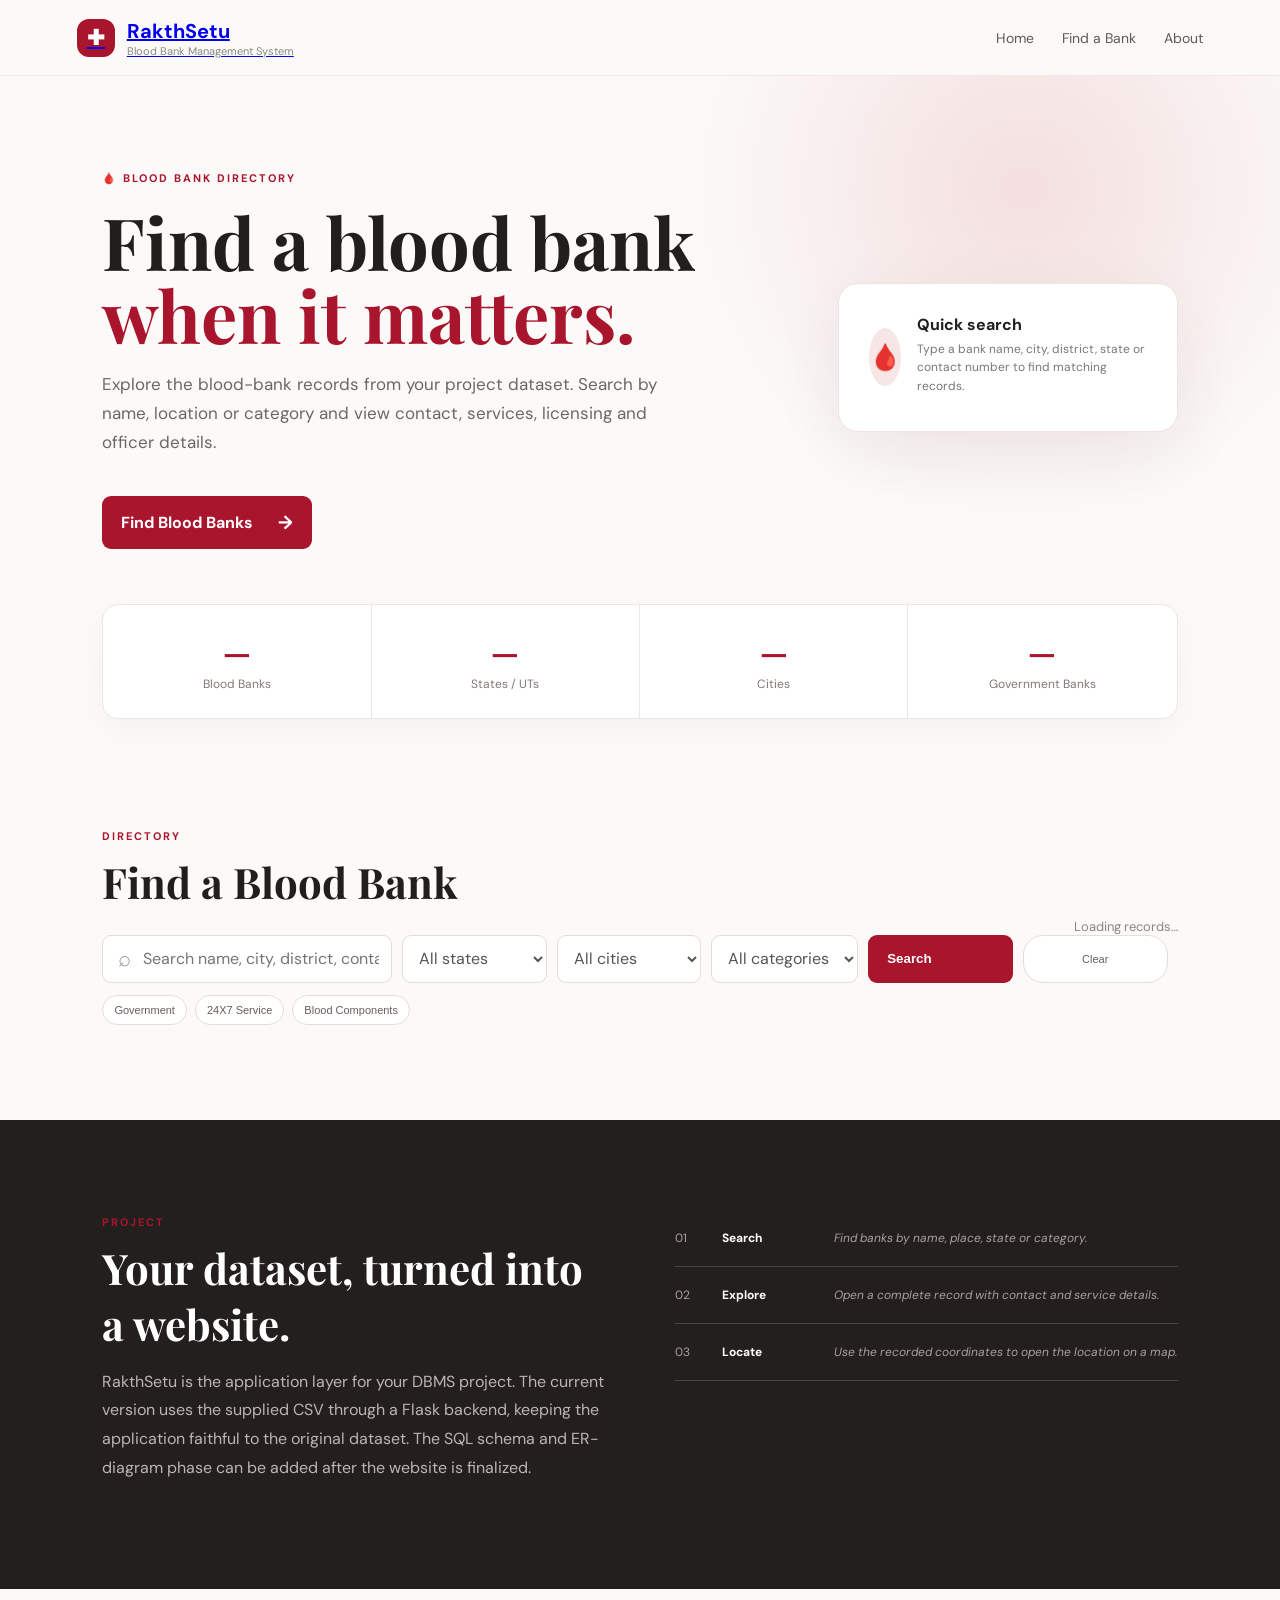
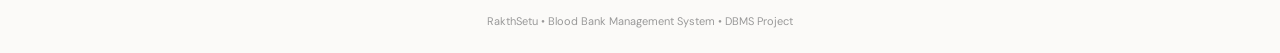
<file: index.html>
<!doctype html>
<html lang="en">
<head>
  <meta charset="utf-8">
  <meta name="viewport" content="width=device-width, initial-scale=1">
  <meta name="description" content="RakthSetu Blood Bank Management System">
  <title>RakthSetu | Blood Bank Management System</title>
<link rel="stylesheet" href="static/style.css">
</head>
<body>
<header class="topbar">
  <a class="brand" href="#home" aria-label="RakthSetu home">
    <div class="logo">✚</div>
    <div><b>RakthSetu</b><span>Blood Bank Management System</span></div>
  </a>
  <nav><a href="#home">Home</a><a href="#search">Find a Bank</a><a href="#about">About</a></nav>
</header>

<main>
<section id="home" class="hero">
  <div class="hero-copy">
    <span class="eyebrow">🩸 BLOOD BANK DIRECTORY</span>
    <h1>Find a blood bank <em>when it matters.</em></h1>
    <p>Explore the blood-bank records from your project dataset. Search by name, location or category and view contact, services, licensing and officer details.</p>
    <a class="primary" href="#search">Find Blood Banks <span>→</span></a>
  </div>
  <div class="hero-panel">
    <div class="pulse">🩸</div>
    <div><strong>Quick search</strong><p>Type a bank name, city, district, state or contact number to find matching records.</p></div>
  </div>
</section>

<section class="stats" id="stats">
  <div><strong id="total">—</strong><span>Blood Banks</span></div>
  <div><strong id="states">—</strong><span>States / UTs</span></div>
  <div><strong id="cities">—</strong><span>Cities</span></div>
  <div><strong id="gov">—</strong><span>Government Banks</span></div>
</section>

<section id="search" class="search-section">
  <div class="section-head">
    <div><span class="eyebrow">DIRECTORY</span><h2>Find a Blood Bank</h2></div>
    <span class="count" id="resultCount">Loading records…</span>
  </div>
  <div class="filters">
    <label class="searchbox"><span>⌕</span><input id="q" autocomplete="off" placeholder="Search name, city, district, contact…"></label>
   <select id="state" aria-label="Filter by state"><option value="">All states</option></select>
    <select id="city" aria-label="Filter by city"><option value="">All cities</option></select>
    <select id="category" aria-label="Filter by category"><option value="">All categories</option></select>
    <button class="primary small" id="searchBtn">Search</button>
    <button class="clear-btn" id="clearBtn">Clear</button>
  </div>
  <div class="quick-tags">
    <button data-query="government">Government</button>
    <button data-query="24x7">24X7 Service</button>
    <button data-query="blood component">Blood Components</button>
  </div>
  <div id="results" class="grid"></div>
</section>

<section id="about" class="about">
  <div><span class="eyebrow">PROJECT</span><h2>Your dataset, turned into a website.</h2><p>RakthSetu is the application layer for your DBMS project. The current version uses the supplied CSV through a Flask backend, keeping the application faithful to the original dataset. The SQL schema and ER-diagram phase can be added after the website is finalized.</p></div>
  <div class="about-list">
    <div><span>01</span><b>Search</b><em>Find banks by name, place, state or category.</em></div>
    <div><span>02</span><b>Explore</b><em>Open a complete record with contact and service details.</em></div>
    <div><span>03</span><b>Locate</b><em>Use the recorded coordinates to open the location on a map.</em></div>
  </div>
</section>
</main>

<div id="modal" class="modal hidden" role="dialog" aria-modal="true" aria-labelledby="modalTitle">
  <div class="modal-card"><button class="close" id="closeModal" aria-label="Close">×</button><div id="modalBody"></div></div>
</div>
<footer>RakthSetu • Blood Bank Management System • DBMS Project</footer>
<script src="static/app.js"></script>
</body>
</html>
</file>
<file: static/style.css>
@import url('https://fonts.googleapis.com/css2?family=DM+Sans:wght@400;500;600;700&family=Playfair+Display:wght@600;700&display=swap');
*{box-sizing:border-box}html{scroll-behavior:smooth}body{margin:0;background:#fbfaf8;color:#211e1d;font-family:'DM Sans',sans-serif}.topbar{height:76px;display:flex;align-items:center;justify-content:space-between;padding:0 6%;border-bottom:1px solid #eee9e4;background:rgba(251,250,248,.95);position:sticky;top:0;z-index:10}.brand{display:flex;align-items:center;gap:12px}.brand b{display:block;font-size:20px}.brand span{font-size:11px;color:#888;display:block}.logo{width:38px;height:38px;border-radius:12px;background:#a9152d;color:white;display:grid;place-items:center;font-weight:800;font-size:21px}nav{display:flex;gap:28px}nav a{color:#5f5956;text-decoration:none;font-size:14px}nav a:hover{color:#a9152d}.hero{min-height:540px;padding:90px 8%;display:flex;align-items:center;justify-content:space-between;background:radial-gradient(circle at 80% 20%,#f4dfdf 0,transparent 30%),#fbfaf8}.hero-copy{max-width:670px}.eyebrow{font-size:11px;letter-spacing:2px;font-weight:700;color:#a9152d}.hero h1{font:700 clamp(44px,6vw,72px)/1.02 'Playfair Display',serif;margin:18px 0}.hero h1 em{font-style:normal;color:#a9152d}.hero p{color:#6d6763;max-width:600px;font-size:17px;line-height:1.7}.primary{display:inline-flex;gap:25px;align-items:center;margin-top:22px;background:#a9152d;color:white;text-decoration:none;border:0;padding:14px 19px;border-radius:9px;font-weight:700;cursor:pointer}.primary span{font-size:19px}.hero-card{width:320px;padding:28px;background:white;border:1px solid #eee4df;border-radius:18px;box-shadow:0 18px 60px #4c1d2612;display:flex;gap:16px;align-items:center}.hero-card .drop{width:52px;height:52px;border-radius:50%;background:#f7e6e6;display:grid;place-items:center;font-size:24px}.hero-card p{font-size:12px;color:#777;line-height:1.5;margin:5px 0}.stats{display:grid;grid-template-columns:repeat(4,1fr);margin:0 8%;transform:translateY(-35px);background:#fff;border:1px solid #eee6e2;border-radius:16px;box-shadow:0 10px 35px #00000009}.stats div{padding:25px;text-align:center;border-right:1px solid #eee6e2}.stats div:last-child{border:0}.stats strong{display:block;font:700 31px 'Playfair Display';color:#a9152d}.stats span{font-size:12px;color:#817a76}.search-section{padding:70px 8%}.section-head{display:flex;justify-content:space-between;align-items:end}.section-head h2,.about h2{font:700 42px 'Playfair Display';margin:9px 0 25px}.count{font-size:13px;color:#888}.filters{display:grid;grid-template-columns:2fr 1fr 1fr auto;gap:10px;margin-bottom:30px}.searchbox,.filters select{height:48px;border:1px solid #e3dcd7;background:#fff;border-radius:9px;display:flex;align-items:center}.searchbox span{padding-left:15px;font-size:22px;color:#999}.searchbox input{border:0;outline:0;padding:0 12px;width:100%;font:inherit}.filters select{padding:0 12px;color:#555;font:inherit}.small{margin:0;height:48px}.grid{display:grid;grid-template-columns:repeat(3,1fr);gap:17px}.card{background:#fff;border:1px solid #eee5e0;border-radius:14px;padding:22px;transition:.2s}.card:hover{transform:translateY(-3px);box-shadow:0 12px 30px #0000000b}.tag{display:inline-block;padding:5px 8px;border-radius:20px;background:#f8e8e8;color:#a9152d;font-size:10px;font-weight:700}.card h3{font:600 20px 'Playfair Display';margin:12px 0 7px}.muted{color:#777;font-size:12px;line-height:1.6}.card .meta{display:flex;gap:7px;flex-wrap:wrap;margin:14px 0}.pill{background:#f6f4f2;padding:6px 8px;border-radius:6px;font-size:10px;color:#625d59}.details{width:100%;border:1px solid #e8ded9;background:#fff;color:#a9152d;padding:10px;border-radius:8px;font-weight:700;cursor:pointer}.about{padding:90px 8%;background:#231f1e;color:white;display:grid;grid-template-columns:1fr 1fr;gap:70px}.about h2{margin-bottom:12px}.about p{color:#bdb5b1;line-height:1.8}.about-list>div{padding:20px 0;border-bottom:1px solid #494441;display:grid;grid-template-columns:35px 100px 1fr;gap:12px;color:#a9a09c;font-size:12px}.about-list b{color:#fff}.modal{position:fixed;inset:0;background:#0008;display:grid;place-items:center;padding:20px;z-index:20}.hidden{display:none}.modal-card{background:#fff;width:min(760px,100%);max-height:88vh;overflow:auto;border-radius:18px;padding:32px;position:relative}.close{position:absolute;right:18px;top:14px;border:0;background:#f2efed;border-radius:50%;width:34px;height:34px;font-size:22px;cursor:pointer}.detail-head{padding-right:35px}.detail-head h2{font:700 32px 'Playfair Display';margin:8px 0}.detail-grid{display:grid;grid-template-columns:1fr 1fr;gap:12px;margin-top:24px}.info{background:#f8f6f4;padding:14px;border-radius:9px}.info small{display:block;color:#999;font-size:10px;text-transform:uppercase;letter-spacing:1px;margin-bottom:5px}.info div{font-size:13px;line-height:1.4}.empty{grid-column:1/-1;padding:50px;text-align:center;color:#888;background:#fff;border:1px dashed #ddd;border-radius:12px}footer{padding:25px 8%;font-size:11px;color:#999;text-align:center}@media(max-width:850px){.hero{display:block;padding-top:60px}.hero-card{margin-top:35px;width:100%}.stats{grid-template-columns:1fr 1fr}.stats div:nth-child(2){border-right:0}.grid{grid-template-columns:1fr 1fr}.filters{grid-template-columns:1fr 1fr}.searchbox{grid-column:1/-1}.about{grid-template-columns:1fr}}@media(max-width:550px){nav{display:none}.hero h1{font-size:45px}.grid,.detail-grid{grid-template-columns:1fr}.filters{grid-template-columns:1fr}.stats{margin:0 4%}.search-section,.hero,.about{padding-left:5%;padding-right:5%}}
.hero-panel{width:340px;padding:30px;background:#fff;border:1px solid #eee4df;border-radius:20px;box-shadow:0 20px 70px #4c1d2612;display:flex;gap:16px;align-items:center}.pulse{width:58px;height:58px;border-radius:50%;background:#f7e6e6;display:grid;place-items:center;font-size:26px;animation:pulse 2s infinite}.hero-panel p{font-size:12px;color:#777;line-height:1.55;margin:5px 0}.quick-tags{display:flex;gap:8px;flex-wrap:wrap;margin:-18px 0 25px}.quick-tags button,.clear-btn{border:1px solid #e5ddd8;background:#fff;color:#665f5a;padding:8px 11px;border-radius:20px;font-size:11px;cursor:pointer}.quick-tags button:hover,.clear-btn:hover{border-color:#a9152d;color:#a9152d}.map-btn{display:inline-flex;margin-top:20px;background:#a9152d;color:#fff;text-decoration:none;padding:12px 15px;border-radius:8px;font-size:13px;font-weight:700}@keyframes pulse{50%{transform:scale(1.06)}}
@media(max-width:850px){.hero-panel{margin-top:35px;width:100%}.filters{grid-template-columns:1fr 1fr}.searchbox{grid-column:1/-1}}
@media(max-width:550px){.filters{grid-template-columns:1fr}.quick-tags{margin-top:0}}

.donor-mini{display:flex;gap:7px;align-items:center;flex-wrap:wrap;background:#fbf4f3;border:1px solid #f0dfdc;padding:10px;border-radius:9px;margin:13px 0}.donor-mini strong{font-size:11px;color:#a9152d}.donor-mini span{font-size:11px;color:#625d59}.blood-badge{font-weight:800!important;color:#a9152d!important;background:#f8e8e8;padding:4px 7px;border-radius:12px}.donor-section{padding:70px 8%;display:grid;grid-template-columns:1.3fr 1fr;gap:50px;align-items:center;background:#f6f0ed}.donor-section h2{font:700 42px 'Playfair Display';margin:9px 0 12px}.donor-section p{color:#6d6763;line-height:1.7}.blood-chips{display:flex;gap:10px;flex-wrap:wrap}.blood-chips button{border:1px solid #e4d5d0;background:#fff;color:#a9152d;font-weight:700;padding:12px 16px;border-radius:9px;cursor:pointer}.blood-chips button:hover{background:#a9152d;color:#fff}.donor-detail{margin-top:25px;padding-top:20px;border-top:1px solid #eee5e0}.donor-detail h3,.inventory-box h3{font:600 21px 'Playfair Display';margin:0 0 12px}.inventory-box{margin-top:20px;background:#fbf7f5;border:1px solid #eee1dc;border-radius:12px;padding:18px}.inventory-grid{display:grid;grid-template-columns:repeat(4,1fr);gap:8px}.inventory-grid div{background:#fff;border:1px solid #eee5e0;padding:10px;border-radius:8px;text-align:center}.inventory-grid b{display:block;color:#a9152d;font-size:14px}.inventory-grid span{display:block;font-size:10px;color:#777;margin-top:4px}.inventory-total{font-size:12px;color:#777;margin:12px 0 0}.filters{grid-template-columns:2fr 1fr 1fr 1fr 1fr 1fr auto}.small{margin:0;height:48px}
@media(max-width:1100px){.filters{grid-template-columns:1fr 1fr 1fr}.searchbox{grid-column:1/-1}.donor-section{grid-template-columns:1fr}.inventory-grid{grid-template-columns:repeat(4,1fr)}}
@media(max-width:850px){.filters{grid-template-columns:1fr 1fr}.searchbox{grid-column:1/-1}.inventory-grid{grid-template-columns:repeat(2,1fr)}}
@media(max-width:550px){.filters{grid-template-columns:1fr}.searchbox{grid-column:auto}.donor-section h2{font-size:34px}.inventory-grid{grid-template-columns:repeat(2,1fr)}}
</file>
